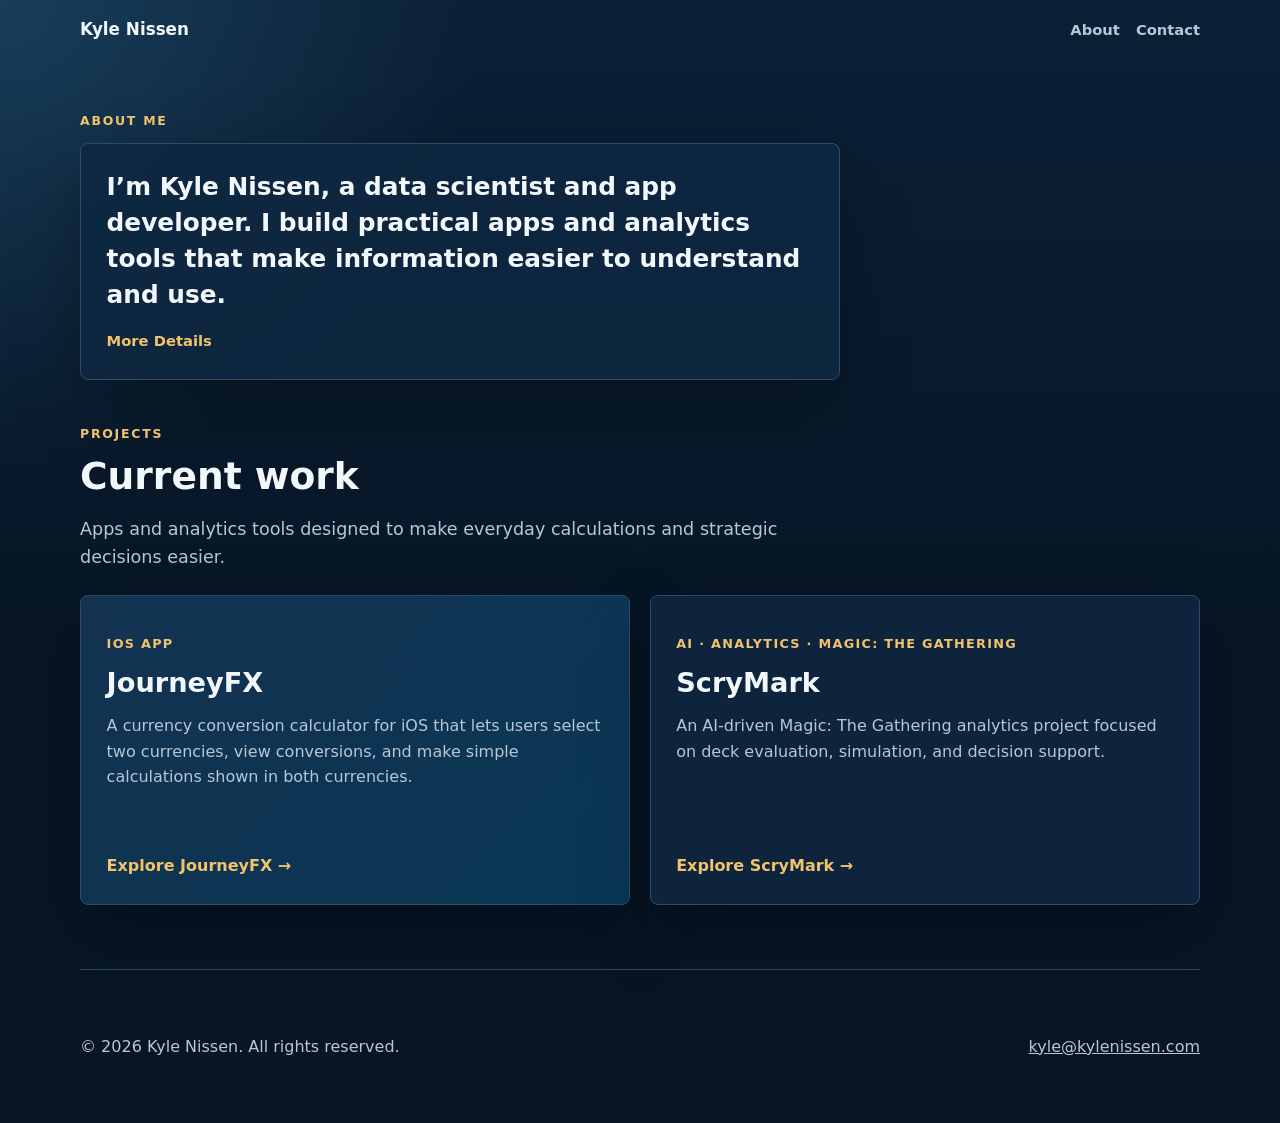
<file: index.html>
<!doctype html>
<html lang="en">
  <head>
    <meta charset="utf-8" />
    <meta name="viewport" content="width=device-width, initial-scale=1" />
    <meta name="description" content="Kyle Nissen builds practical apps and analytics tools at the intersection of software, data, AI, and decision-making." />
    <title>Kyle Nissen | Apps, Analytics & AI Tools</title>
    <link rel="stylesheet" href="styles.css" />
  </head>
  <body>
    <header class="site-header">
      <a class="brand" href="./">Kyle Nissen</a>
      <nav aria-label="Primary navigation">
        <a href="about/">About</a>
        <a href="mailto:kyle@kylenissen.com">Contact</a>
      </nav>
    </header>

    <main>
      <section class="hero section-shell">
        <p class="eyebrow">About Me</p>
        <div class="hero-card">
          <p class="hero-statement">
            I’m Kyle Nissen, a data scientist and app developer. I build practical apps and analytics tools that make information easier to understand and use.
          </p>
          <a class="more-link" href="about/">More Details</a>
        </div>
      </section>

      <section id="projects" class="section-shell">
        <div class="section-heading">
          <p class="eyebrow">Projects</p>
          <h2>Current work</h2>
          <p>Apps and analytics tools designed to make everyday calculations and strategic decisions easier.</p>
        </div>
        <div class="project-grid">
          <article class="project-card featured">
            <div>
              <p class="project-tag">iOS App</p>
              <h3>JourneyFX</h3>
              <p>
                A currency conversion calculator for iOS that lets users select two currencies, view conversions, and make simple calculations shown in both currencies.
              </p>
            </div>
            <a class="text-link" href="journeyfx/">Explore JourneyFX</a>
          </article>

          <article class="project-card">
            <div>
              <p class="project-tag">AI · Analytics · Magic: The Gathering</p>
              <h3>ScryMark</h3>
              <p>
                An AI-driven Magic: The Gathering analytics project focused on deck evaluation, simulation, and decision support.
              </p>
            </div>
            <a class="text-link" href="scrymark/">Explore ScryMark</a>
          </article>
        </div>
      </section>
    </main>

    <footer class="site-footer">
      <p>&copy; 2026 Kyle Nissen. All rights reserved.</p>
      <p><a href="mailto:kyle@kylenissen.com">kyle@kylenissen.com</a></p>
    </footer>
  </body>
</html>
</file>
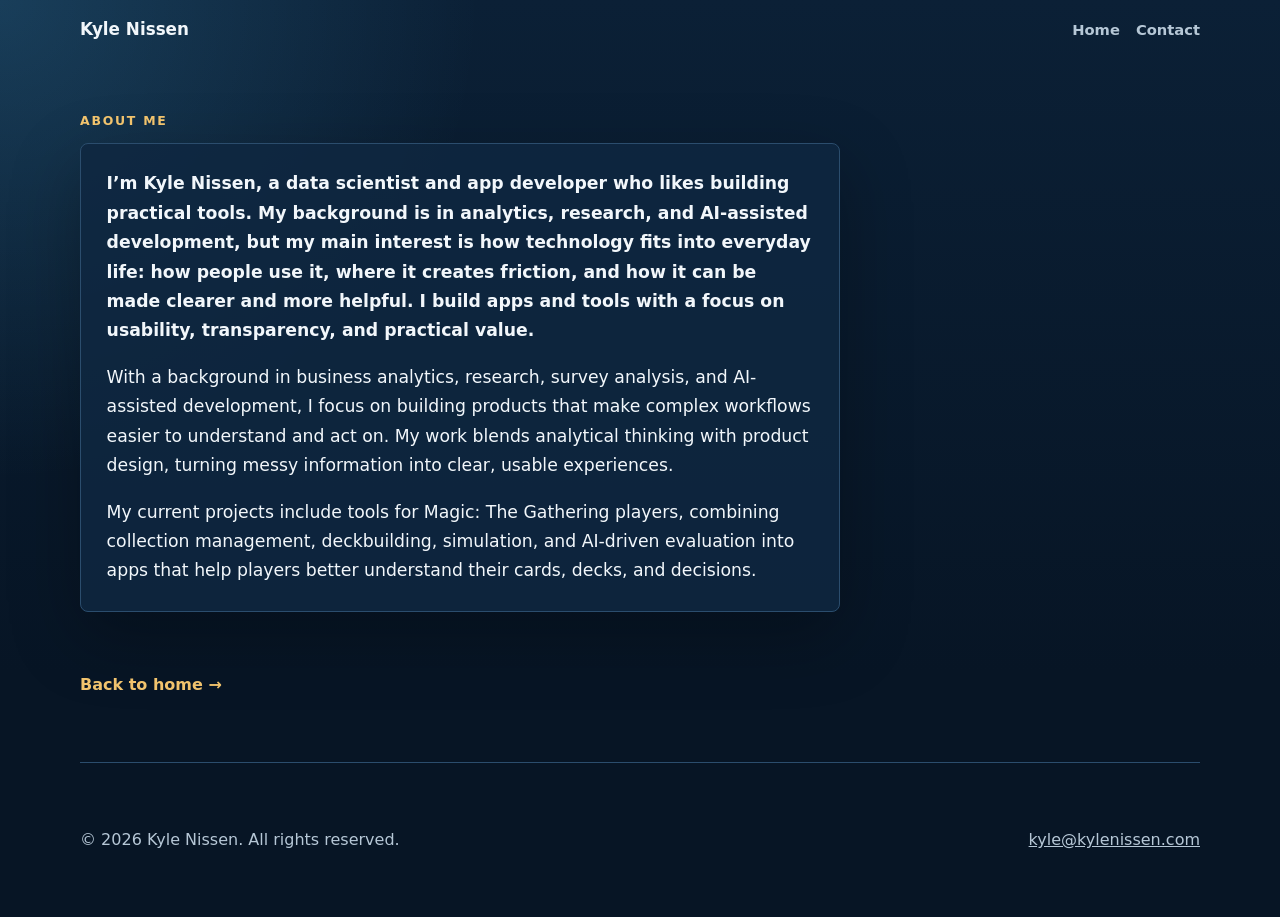
<file: about/index.html>
<!doctype html>
<html lang="en">
  <head>
    <meta charset="utf-8" />
    <meta name="viewport" content="width=device-width, initial-scale=1" />
    <meta name="description" content="About Kyle Nissen, a data scientist and app developer building practical apps and analytics tools." />
    <title>About | Kyle Nissen</title>
    <link rel="stylesheet" href="../styles.css" />
  </head>
  <body>
    <header class="site-header">
      <a class="brand" href="../">Kyle Nissen</a>
      <nav aria-label="Primary navigation">
        <a href="../">Home</a>
        <a href="mailto:kyle@kylenissen.com">Contact</a>
      </nav>
    </header>
    <main>
      <section class="hero section-shell">
        <p class="eyebrow">About Me</p>
        <div class="hero-card about-card">
          <p>
            I’m Kyle Nissen, a data scientist and app developer who likes building practical tools. My background is in analytics, research, and AI-assisted development, but my main interest is how technology fits into everyday life: how people use it, where it creates friction, and how it can be made clearer and more helpful. I build apps and tools with a focus on usability, transparency, and practical value.
          </p>
          <p>
            With a background in business analytics, research, survey analysis, and AI-assisted development, I focus on building products that make complex workflows easier to understand and act on. My work blends analytical thinking with product design, turning messy information into clear, usable experiences.
          </p>
          <p>
            My current projects include tools for Magic: The Gathering players, combining collection management, deckbuilding, simulation, and AI-driven evaluation into apps that help players better understand their cards, decks, and decisions.
          </p>
        </div>
      </section>
      <section class="section-shell">
        <p>
          <a class="text-link" href="../">Back to home</a>
        </p>
      </section>
    </main>
    <footer class="site-footer">
      <p>&copy; 2026 Kyle Nissen. All rights reserved.</p>
      <p><a href="mailto:kyle@kylenissen.com">kyle@kylenissen.com</a></p>
    </footer>
  </body>
</html>
</file>
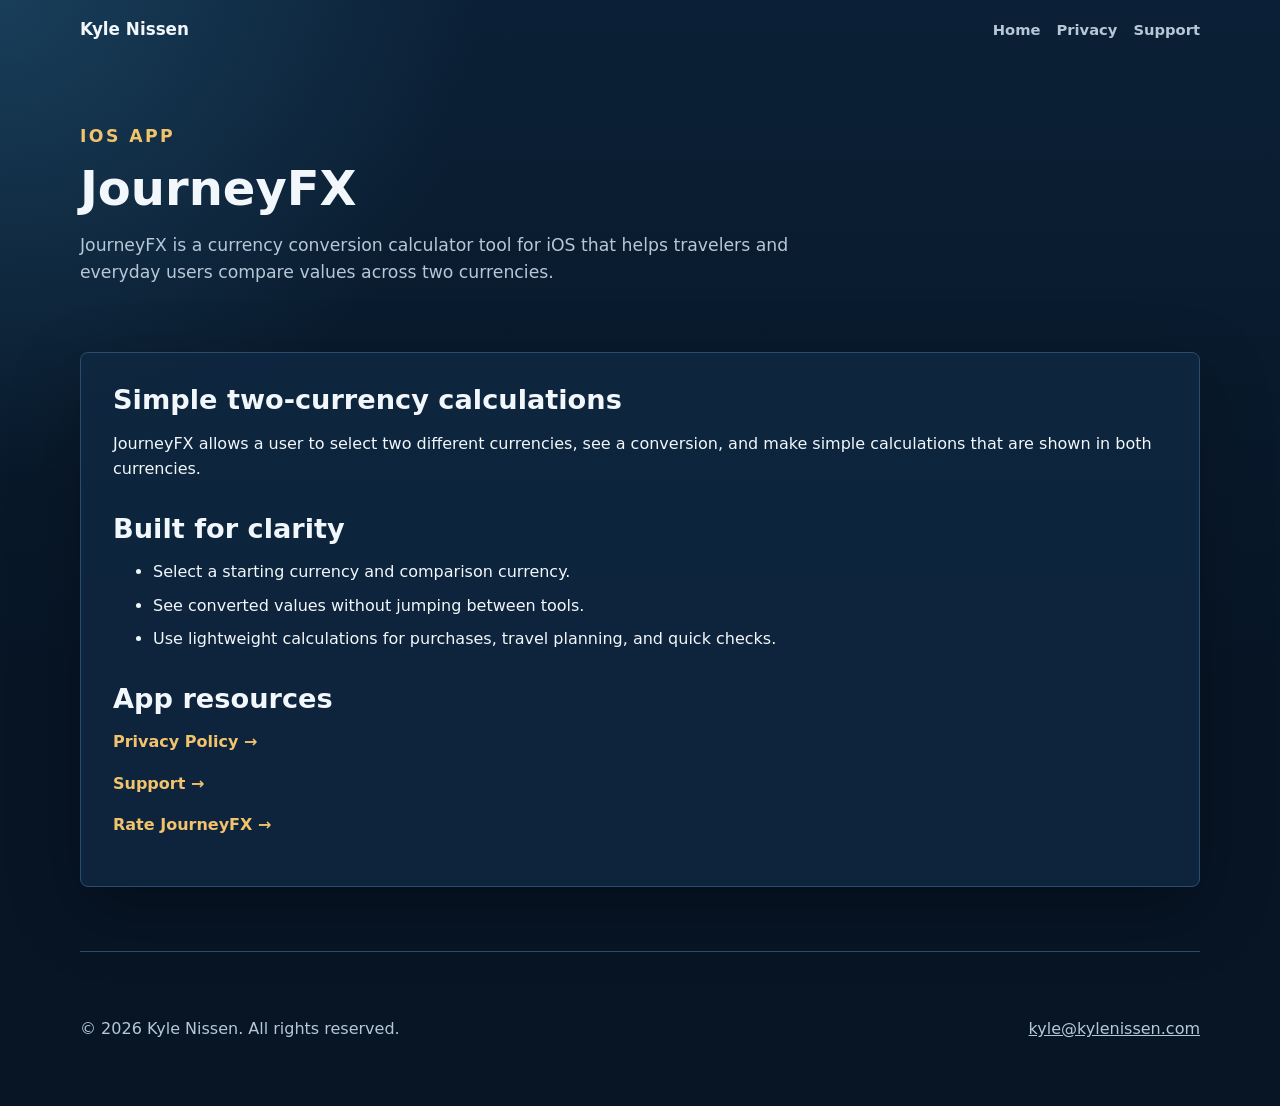
<file: journeyfx/index.html>
<!doctype html>
<html lang="en">
  <head>
    <meta charset="utf-8" />
    <meta name="viewport" content="width=device-width, initial-scale=1" />
    <meta name="description" content="JourneyFX is an iOS currency conversion calculator by Kyle Nissen." />
    <title>JourneyFX | Kyle Nissen</title>
    <link rel="stylesheet" href="../styles.css" />
  </head>
  <body>
    <header class="site-header">
      <a class="brand" href="../">Kyle Nissen</a>
      <nav aria-label="Primary navigation">
        <a href="../">Home</a>
        <a href="privacy-policy/">Privacy</a>
        <a href="support/">Support</a>
      </nav>
    </header>
    <main class="section-shell">
      <section class="page-hero">
        <p class="eyebrow">iOS App</p>
        <h1>JourneyFX</h1>
        <p>JourneyFX is a currency conversion calculator tool for iOS that helps travelers and everyday users compare values across two currencies.</p>
      </section>
      <section class="content-card">
        <h2>Simple two-currency calculations</h2>
        <p>JourneyFX allows a user to select two different currencies, see a conversion, and make simple calculations that are shown in both currencies.</p>
        <h2>Built for clarity</h2>
        <ul>
          <li>Select a starting currency and comparison currency.</li>
          <li>See converted values without jumping between tools.</li>
          <li>Use lightweight calculations for purchases, travel planning, and quick checks.</li>
        </ul>
        <h2>App resources</h2>
        <p><a class="text-link" href="privacy-policy/">Privacy Policy</a></p>
        <p><a class="text-link" href="support/">Support</a></p>
        <p><a class="text-link" href="rate/">Rate JourneyFX</a></p>
      </section>
    </main>
    <footer class="site-footer">
      <p>&copy; 2026 Kyle Nissen. All rights reserved.</p>
      <p><a href="mailto:kyle@kylenissen.com">kyle@kylenissen.com</a></p>
    </footer>
  </body>
</html>
</file>
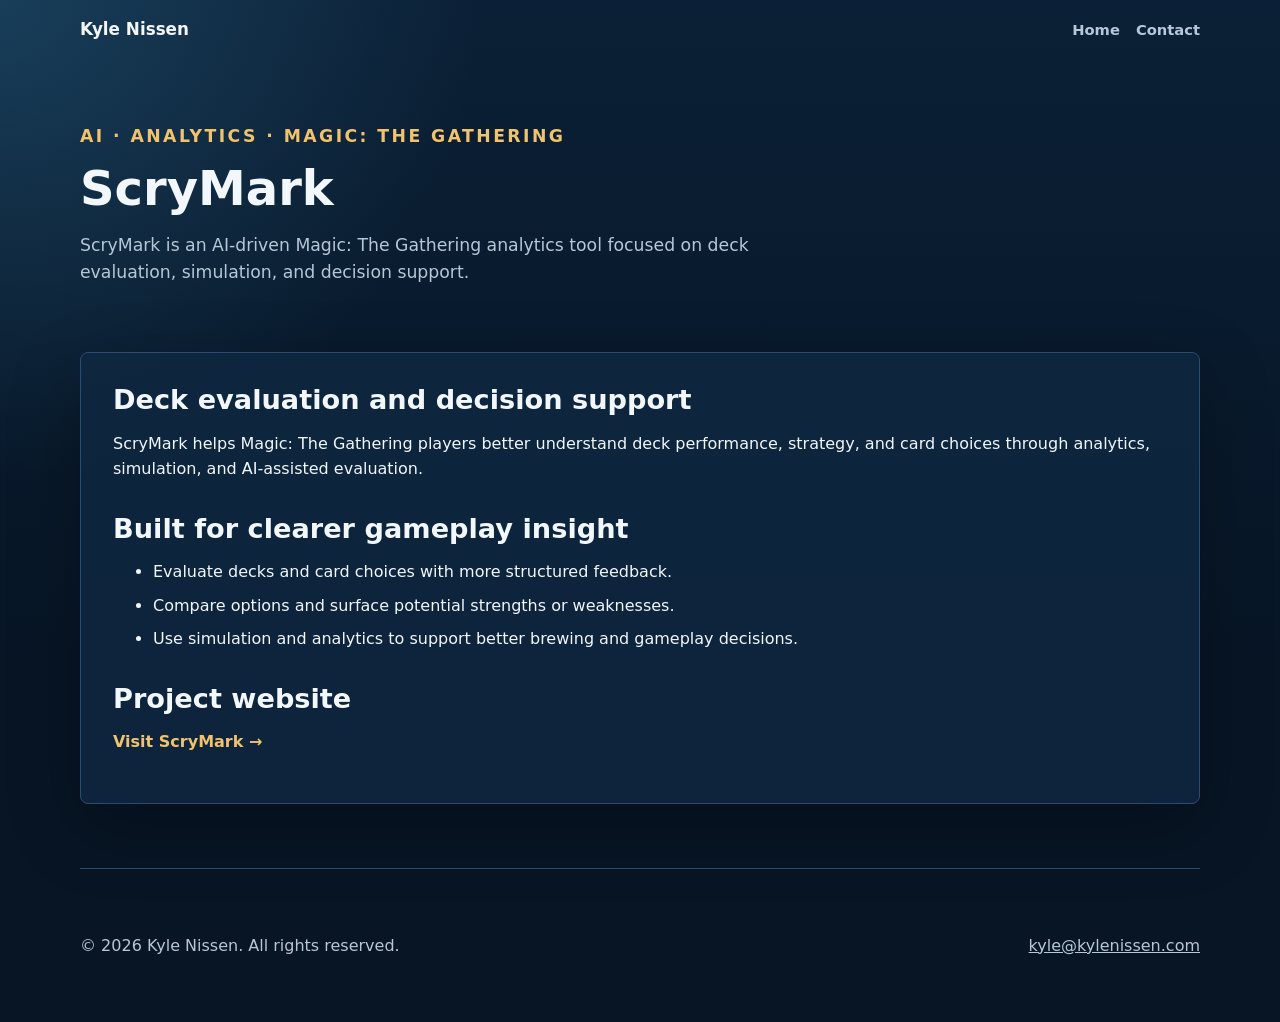
<file: scrymark/index.html>
<!doctype html>
<html lang="en">
  <head>
    <meta charset="utf-8" />
    <meta name="viewport" content="width=device-width, initial-scale=1" />
    <meta name="description" content="ScryMark is an AI-driven Magic: The Gathering analytics project." />
    <title>ScryMark | Kyle Nissen</title>
    <link rel="stylesheet" href="../styles.css" />
  </head>
  <body>
    <header class="site-header">
      <a class="brand" href="../">Kyle Nissen</a>
      <nav aria-label="Primary navigation">
        <a href="../">Home</a>
        <a href="mailto:kyle@kylenissen.com">Contact</a>
      </nav>
    </header>
    <main class="section-shell">
      <section class="page-hero">
        <p class="eyebrow">AI · Analytics · Magic: The Gathering</p>
        <h1>ScryMark</h1>
        <p>ScryMark is an AI-driven Magic: The Gathering analytics tool focused on deck evaluation, simulation, and decision support.</p>
      </section>
      <section class="content-card">
        <h2>Deck evaluation and decision support</h2>
        <p>ScryMark helps Magic: The Gathering players better understand deck performance, strategy, and card choices through analytics, simulation, and AI-assisted evaluation.</p>
        <h2>Built for clearer gameplay insight</h2>
        <ul>
          <li>Evaluate decks and card choices with more structured feedback.</li>
          <li>Compare options and surface potential strengths or weaknesses.</li>
          <li>Use simulation and analytics to support better brewing and gameplay decisions.</li>
        </ul>
        <h2>Project website</h2>
        <p><a class="text-link" href="https://scrymark.com">Visit ScryMark</a></p>
      </section>
    </main>
    <footer class="site-footer">
      <p>&copy; 2026 Kyle Nissen. All rights reserved.</p>
      <p><a href="mailto:kyle@kylenissen.com">kyle@kylenissen.com</a></p>
    </footer>
  </body>
</html>
</file>
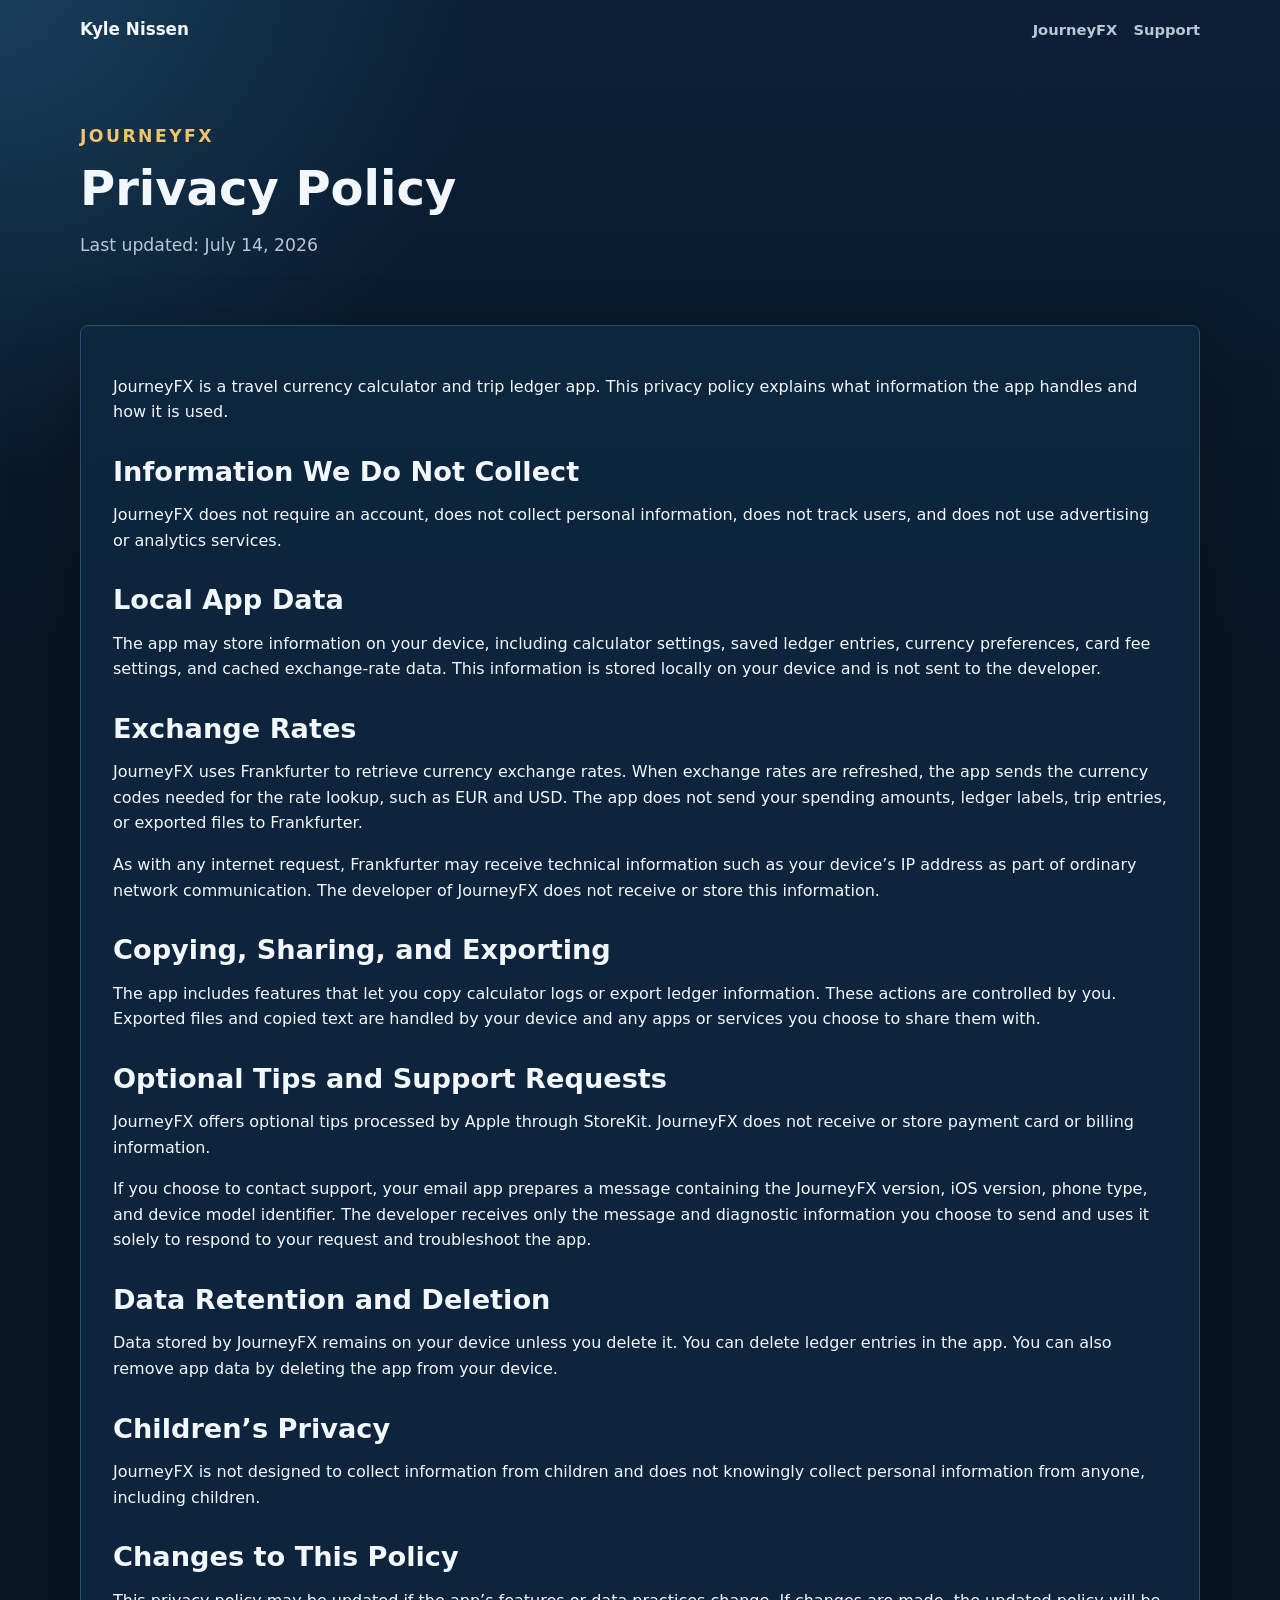
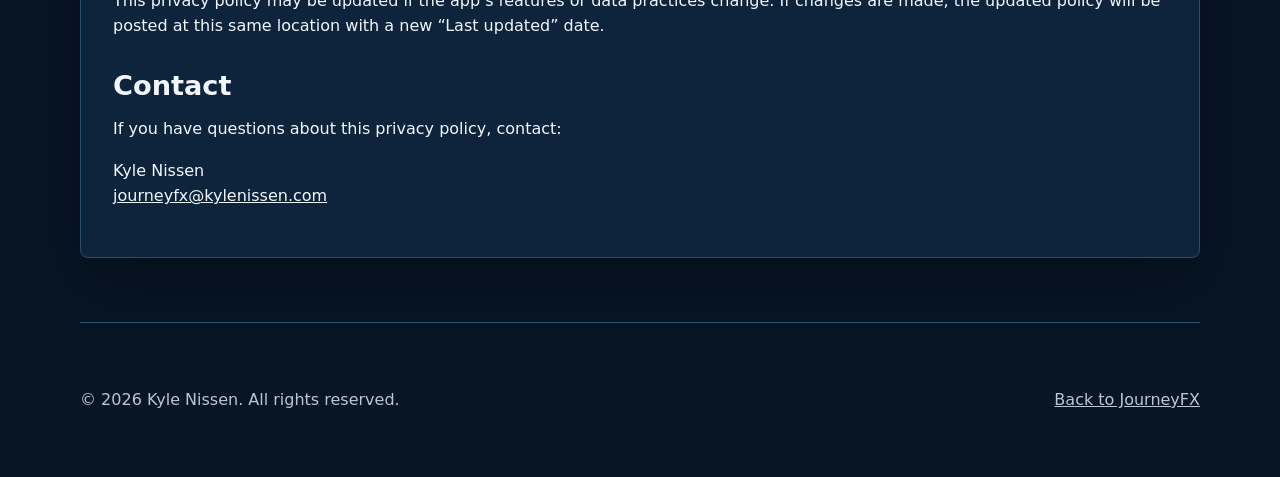
<file: journeyfx/privacy-policy/index.html>
<!doctype html>
<html lang="en">
  <head>
    <meta charset="utf-8" />
    <meta name="viewport" content="width=device-width, initial-scale=1" />
    <meta name="description" content="Privacy Policy for JourneyFX by Kyle Nissen." />
    <title>JourneyFX Privacy Policy | Kyle Nissen</title>
    <link rel="stylesheet" href="../../styles.css" />
  </head>
  <body>
    <header class="site-header">
      <a class="brand" href="../../">Kyle Nissen</a>
      <nav aria-label="Primary navigation">
        <a href="../">JourneyFX</a>
        <a href="../support/">Support</a>
      </nav>
    </header>
    <main class="section-shell">
      <section class="page-hero">
        <p class="eyebrow">JourneyFX</p>
        <h1>Privacy Policy</h1>
        <p>Last updated: July 14, 2026</p>
      </section>
      <section class="content-card">
        <p>JourneyFX is a travel currency calculator and trip ledger app. This privacy policy explains what information the app handles and how it is used.</p>
        <h2>Information We Do Not Collect</h2>
        <p>JourneyFX does not require an account, does not collect personal information, does not track users, and does not use advertising or analytics services.</p>
        <h2>Local App Data</h2>
        <p>The app may store information on your device, including calculator settings, saved ledger entries, currency preferences, card fee settings, and cached exchange-rate data. This information is stored locally on your device and is not sent to the developer.</p>
        <h2>Exchange Rates</h2>
        <p>JourneyFX uses Frankfurter to retrieve currency exchange rates. When exchange rates are refreshed, the app sends the currency codes needed for the rate lookup, such as EUR and USD. The app does not send your spending amounts, ledger labels, trip entries, or exported files to Frankfurter.</p>
        <p>As with any internet request, Frankfurter may receive technical information such as your device’s IP address as part of ordinary network communication. The developer of JourneyFX does not receive or store this information.</p>
        <h2>Copying, Sharing, and Exporting</h2>
        <p>The app includes features that let you copy calculator logs or export ledger information. These actions are controlled by you. Exported files and copied text are handled by your device and any apps or services you choose to share them with.</p>
        <h2>Optional Tips and Support Requests</h2>
        <p>JourneyFX offers optional tips processed by Apple through StoreKit. JourneyFX does not receive or store payment card or billing information.</p>
        <p>If you choose to contact support, your email app prepares a message containing the JourneyFX version, iOS version, phone type, and device model identifier. The developer receives only the message and diagnostic information you choose to send and uses it solely to respond to your request and troubleshoot the app.</p>
        <h2>Data Retention and Deletion</h2>
        <p>Data stored by JourneyFX remains on your device unless you delete it. You can delete ledger entries in the app. You can also remove app data by deleting the app from your device.</p>
        <h2>Children’s Privacy</h2>
        <p>JourneyFX is not designed to collect information from children and does not knowingly collect personal information from anyone, including children.</p>
        <h2>Changes to This Policy</h2>
        <p>This privacy policy may be updated if the app’s features or data practices change. If changes are made, the updated policy will be posted at this same location with a new “Last updated” date.</p>
        <h2>Contact</h2>
        <p>If you have questions about this privacy policy, contact:</p>
        <p>Kyle Nissen<br /><a href="mailto:journeyfx@kylenissen.com">journeyfx@kylenissen.com</a></p>
      </section>
    </main>
    <footer class="site-footer">
      <p>&copy; 2026 Kyle Nissen. All rights reserved.</p>
      <p><a href="../">Back to JourneyFX</a></p>
    </footer>
  </body>
</html>
</file>
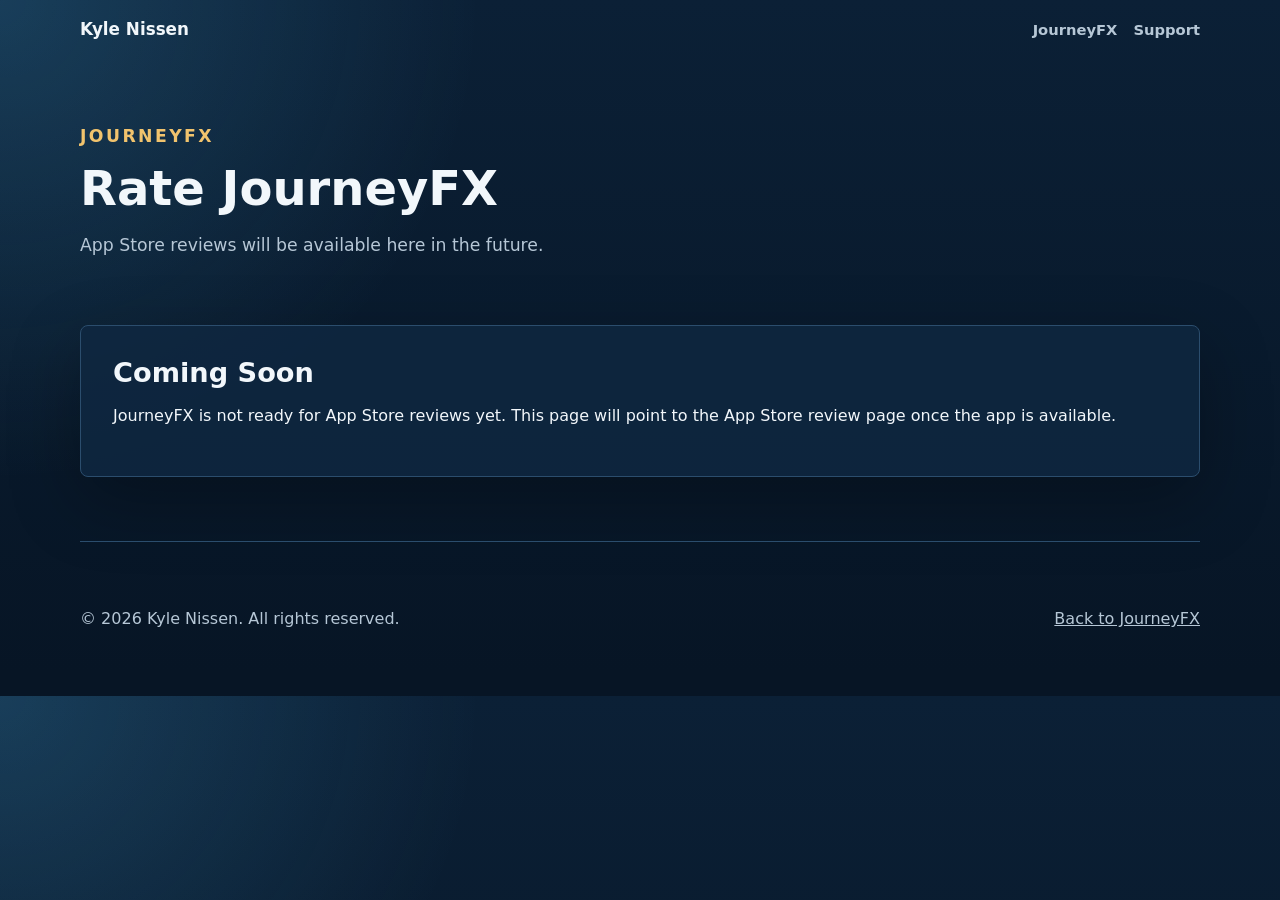
<file: journeyfx/rate/index.html>
<!doctype html>
<html lang="en">
  <head>
    <meta charset="utf-8" />
    <meta name="viewport" content="width=device-width, initial-scale=1" />
    <meta name="description" content="Rate JourneyFX on the App Store." />
    <title>Rate JourneyFX | Kyle Nissen</title>
    <link rel="stylesheet" href="../../styles.css" />
  </head>
  <body>
    <header class="site-header">
      <a class="brand" href="../../">Kyle Nissen</a>
      <nav aria-label="Primary navigation">
        <a href="../">JourneyFX</a>
        <a href="../support/">Support</a>
      </nav>
    </header>
    <main class="section-shell">
      <section class="page-hero">
        <p class="eyebrow">JourneyFX</p>
        <h1>Rate JourneyFX</h1>
        <p>App Store reviews will be available here in the future.</p>
      </section>
      <section class="content-card">
        <h2>Coming Soon</h2>
        <p>JourneyFX is not ready for App Store reviews yet. This page will point to the App Store review page once the app is available.</p>
      </section>
    </main>
    <footer class="site-footer">
      <p>&copy; 2026 Kyle Nissen. All rights reserved.</p>
      <p><a href="../">Back to JourneyFX</a></p>
    </footer>
  </body>
</html>
</file>
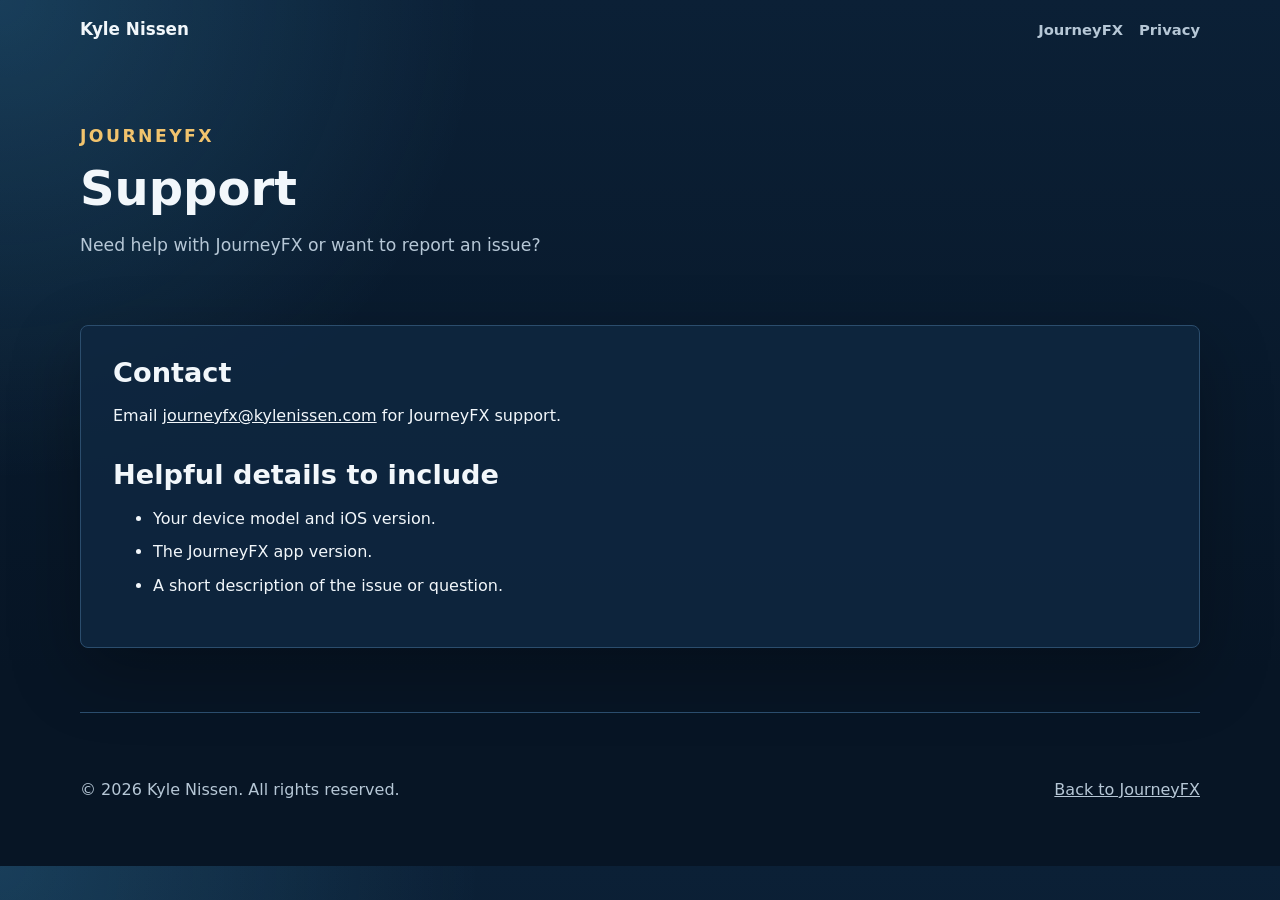
<file: journeyfx/support/index.html>
<!doctype html>
<html lang="en">
  <head>
    <meta charset="utf-8" />
    <meta name="viewport" content="width=device-width, initial-scale=1" />
    <meta name="description" content="Support for JourneyFX by Kyle Nissen." />
    <title>JourneyFX Support | Kyle Nissen</title>
    <link rel="stylesheet" href="../../styles.css" />
  </head>
  <body>
    <header class="site-header">
      <a class="brand" href="../../">Kyle Nissen</a>
      <nav aria-label="Primary navigation">
        <a href="../">JourneyFX</a>
        <a href="../privacy-policy/">Privacy</a>
      </nav>
    </header>
    <main class="section-shell">
      <section class="page-hero">
        <p class="eyebrow">JourneyFX</p>
        <h1>Support</h1>
        <p>Need help with JourneyFX or want to report an issue?</p>
      </section>
      <section class="content-card">
        <h2>Contact</h2>
        <p>Email <a href="mailto:journeyfx@kylenissen.com">journeyfx@kylenissen.com</a> for JourneyFX support.</p>
        <h2>Helpful details to include</h2>
        <ul>
          <li>Your device model and iOS version.</li>
          <li>The JourneyFX app version.</li>
          <li>A short description of the issue or question.</li>
        </ul>
      </section>
    </main>
    <footer class="site-footer">
      <p>&copy; 2026 Kyle Nissen. All rights reserved.</p>
      <p><a href="../">Back to JourneyFX</a></p>
    </footer>
  </body>
</html>
</file>
<file: styles.css>
:root {
  color-scheme: dark;
  --bg: #071525;
  --panel: #0f2740;
  --panel-strong: #143452;
  --text: #f2f7fb;
  --muted: #b6c7d6;
  --accent: #57c7ff;
  --accent-dark: #f1c36d;
  --tag: #f1c36d;
  --border: #2b4d6d;
  --shadow: 0 24px 70px rgba(0, 0, 0, 0.28);
}

* { box-sizing: border-box; }

html { scroll-behavior: smooth; }

body {
  margin: 0;
  font-family: Inter, ui-sans-serif, system-ui, -apple-system, BlinkMacSystemFont, "Segoe UI", sans-serif;
  background:
    radial-gradient(circle at top left, rgba(87, 199, 255, 0.18) 0, transparent 30rem),
    linear-gradient(180deg, #0b2036 0%, var(--bg) 42rem);
  color: var(--text);
  line-height: 1.6;
}

a { color: inherit; }

.site-header,
.site-footer,
.section-shell {
  width: min(1120px, calc(100% - 40px));
  margin-inline: auto;
}

.site-header {
  display: flex;
  align-items: center;
  justify-content: space-between;
  gap: 1rem;
  padding: 1rem 0;
}

.brand {
  font-weight: 800;
  text-decoration: none;
  font-size: 1.05rem;
}

nav {
  display: flex;
  gap: 1rem;
  color: var(--muted);
  font-size: 0.92rem;
  font-weight: 650;
}
nav a { text-decoration: none; }
nav a:hover { color: var(--accent); }

.hero {
  padding: 3.25rem 0 2.75rem;
}

.hero-card {
  max-width: 760px;
  padding: 1.6rem;
  background: rgba(15, 39, 64, 0.86);
  border: 1px solid var(--border);
  border-radius: 8px;
  box-shadow: var(--shadow);
}

.hero-statement {
  margin: 0;
  color: var(--text);
  font-size: 1.55rem;
  font-weight: 750;
  line-height: 1.45;
}

.about-card {
  color: var(--text);
  font-size: 1.08rem;
  line-height: 1.7;
}

.about-card p:first-child {
  margin-top: 0;
  font-weight: 650;
}

.about-card p:last-child {
  margin-bottom: 0;
}

.more-link {
  display: inline-block;
  margin-top: 1rem;
  color: var(--accent-dark);
  font-size: 0.92rem;
  font-weight: 800;
  text-decoration: none;
}

.more-link:hover {
  color: var(--accent);
}

.eyebrow {
  margin: 0 0 0.75rem;
  color: var(--tag);
  font-size: 0.78rem;
  font-weight: 800;
  letter-spacing: 0.14em;
  text-transform: uppercase;
}

h1,
h2,
h3 { line-height: 1.08; letter-spacing: 0; margin: 0; }

h1 { max-width: 920px; font-size: 3rem; }
h2 { font-size: 2.35rem; }
h3 { font-size: 1.7rem; }

.prose-card,
.project-card,
.content-card {
  background: rgba(15, 39, 64, 0.86);
  border: 1px solid var(--border);
  border-radius: 8px;
  box-shadow: var(--shadow);
}

.prose-card { padding: 2rem; color: var(--muted); font-size: 1.05rem; }
.prose-card p:first-child { color: var(--text); font-weight: 650; }
.prose-card p:last-child { margin-bottom: 0; }

.section-heading { max-width: 760px; margin-bottom: 1.5rem; }
.section-heading p:not(.eyebrow) { color: var(--muted); font-size: 1.1rem; }

.project-grid { display: grid; grid-template-columns: repeat(2, minmax(0, 1fr)); gap: 1.2rem; }
.project-card { min-height: 310px; padding: 1.6rem; display: flex; flex-direction: column; justify-content: space-between; }
.project-card.featured { background: linear-gradient(135deg, rgba(20, 52, 82, 0.96) 0%, rgba(9, 58, 91, 0.9) 100%); }
.project-tag { color: var(--tag); font-weight: 800; font-size: 0.8rem; text-transform: uppercase; letter-spacing: 0.1em; }
.project-card p:not(.project-tag) { color: var(--muted); }
.text-link { color: var(--accent-dark); font-weight: 850; text-decoration: none; }
.text-link::after { content: " →"; }

.page-hero { padding: 4rem 0 2rem; }
.page-hero p { max-width: 760px; color: var(--muted); font-size: 1.08rem; }
.page-hero .eyebrow { color: var(--tag); }
.content-card { padding: 2rem; margin: 1rem 0 4rem; }
.content-card h2 { font-size: 1.7rem; margin-top: 2rem; }
.content-card h2:first-child { margin-top: 0; }
.content-card li + li { margin-top: 0.5rem; }

.site-footer {
  display: flex;
  justify-content: space-between;
  gap: 1rem;
  padding: 3rem 0;
  color: var(--muted);
  border-top: 1px solid var(--border);
  margin-top: 4rem;
}

@media (max-width: 760px) {
  .site-header, .site-footer { align-items: flex-start; flex-direction: column; }
  .hero { padding-top: 2.75rem; }
  .hero-statement { font-size: 1.25rem; }
  h1 { font-size: 2rem; }
  h2 { font-size: 1.8rem; }
  .project-grid { grid-template-columns: 1fr; }
}
</file>
